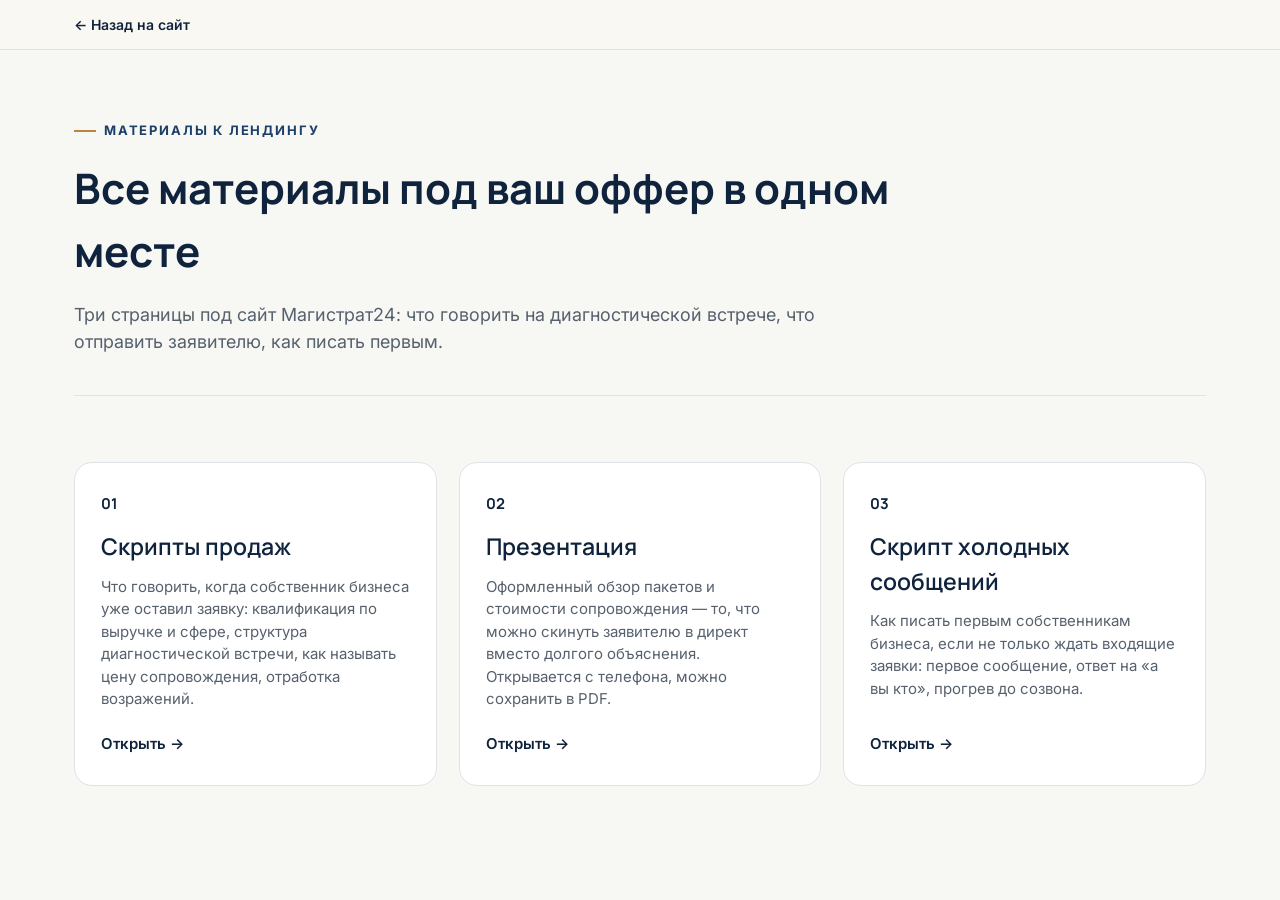
<file: materials.html>
<!DOCTYPE html>
<html lang="ru">
<head>
<meta charset="UTF-8">
<meta name="viewport" content="width=device-width, initial-scale=1.0">
<title>Материалы — Магистрат24</title>
<meta name="robots" content="noindex">
<link rel="preconnect" href="https://fonts.googleapis.com">
<link rel="preconnect" href="https://fonts.gstatic.com" crossorigin>
<link href="https://fonts.googleapis.com/css2?family=Manrope:wght@600;700;800&family=Inter:wght@400;500;600;700;800&display=swap" rel="stylesheet">
<link rel="stylesheet" href="styles.css">
<link rel="stylesheet" href="materials.css">
</head>
<body>

<div class="doc-bar">
  <div class="doc-bar__inner">
    <a href="index.html" class="doc-bar__back">← <span>Назад на сайт</span></a>
  </div>
</div>

<div class="container">
  <section class="doc-hero">
    <p class="eyebrow">Материалы к лендингу</p>
    <h1>Все материалы под ваш оффер в одном месте</h1>
    <p class="doc-hero__lead">Три страницы под сайт Магистрат24: что говорить на диагностической встрече, что отправить заявителю, как писать первым.</p>
  </section>

  <section class="doc-section">
    <div class="hub-grid">
      <div class="hub-card">
        <span class="hub-card__num">01</span>
        <h3 class="hub-card__title">Скрипты продаж</h3>
        <p class="hub-card__lead">Что говорить, когда собственник бизнеса уже оставил заявку: квалификация по выручке и сфере, структура диагностической встречи, как называть цену сопровождения, отработка возражений.</p>
        <a href="scripts.html" class="hub-card__link">Открыть →</a>
      </div>
      <div class="hub-card">
        <span class="hub-card__num">02</span>
        <h3 class="hub-card__title">Презентация</h3>
        <p class="hub-card__lead">Оформленный обзор пакетов и стоимости сопровождения — то, что можно скинуть заявителю в директ вместо долгого объяснения. Открывается с телефона, можно сохранить в PDF.</p>
        <a href="presentation.html" class="hub-card__link">Открыть →</a>
      </div>
      <div class="hub-card">
        <span class="hub-card__num">03</span>
        <h3 class="hub-card__title">Скрипт холодных сообщений</h3>
        <p class="hub-card__lead">Как писать первым собственникам бизнеса, если не только ждать входящие заявки: первое сообщение, ответ на «а вы кто», прогрев до созвона.</p>
        <a href="outreach.html" class="hub-card__link">Открыть →</a>
      </div>
    </div>
  </section>
</div>
</body>
</html>
</file>
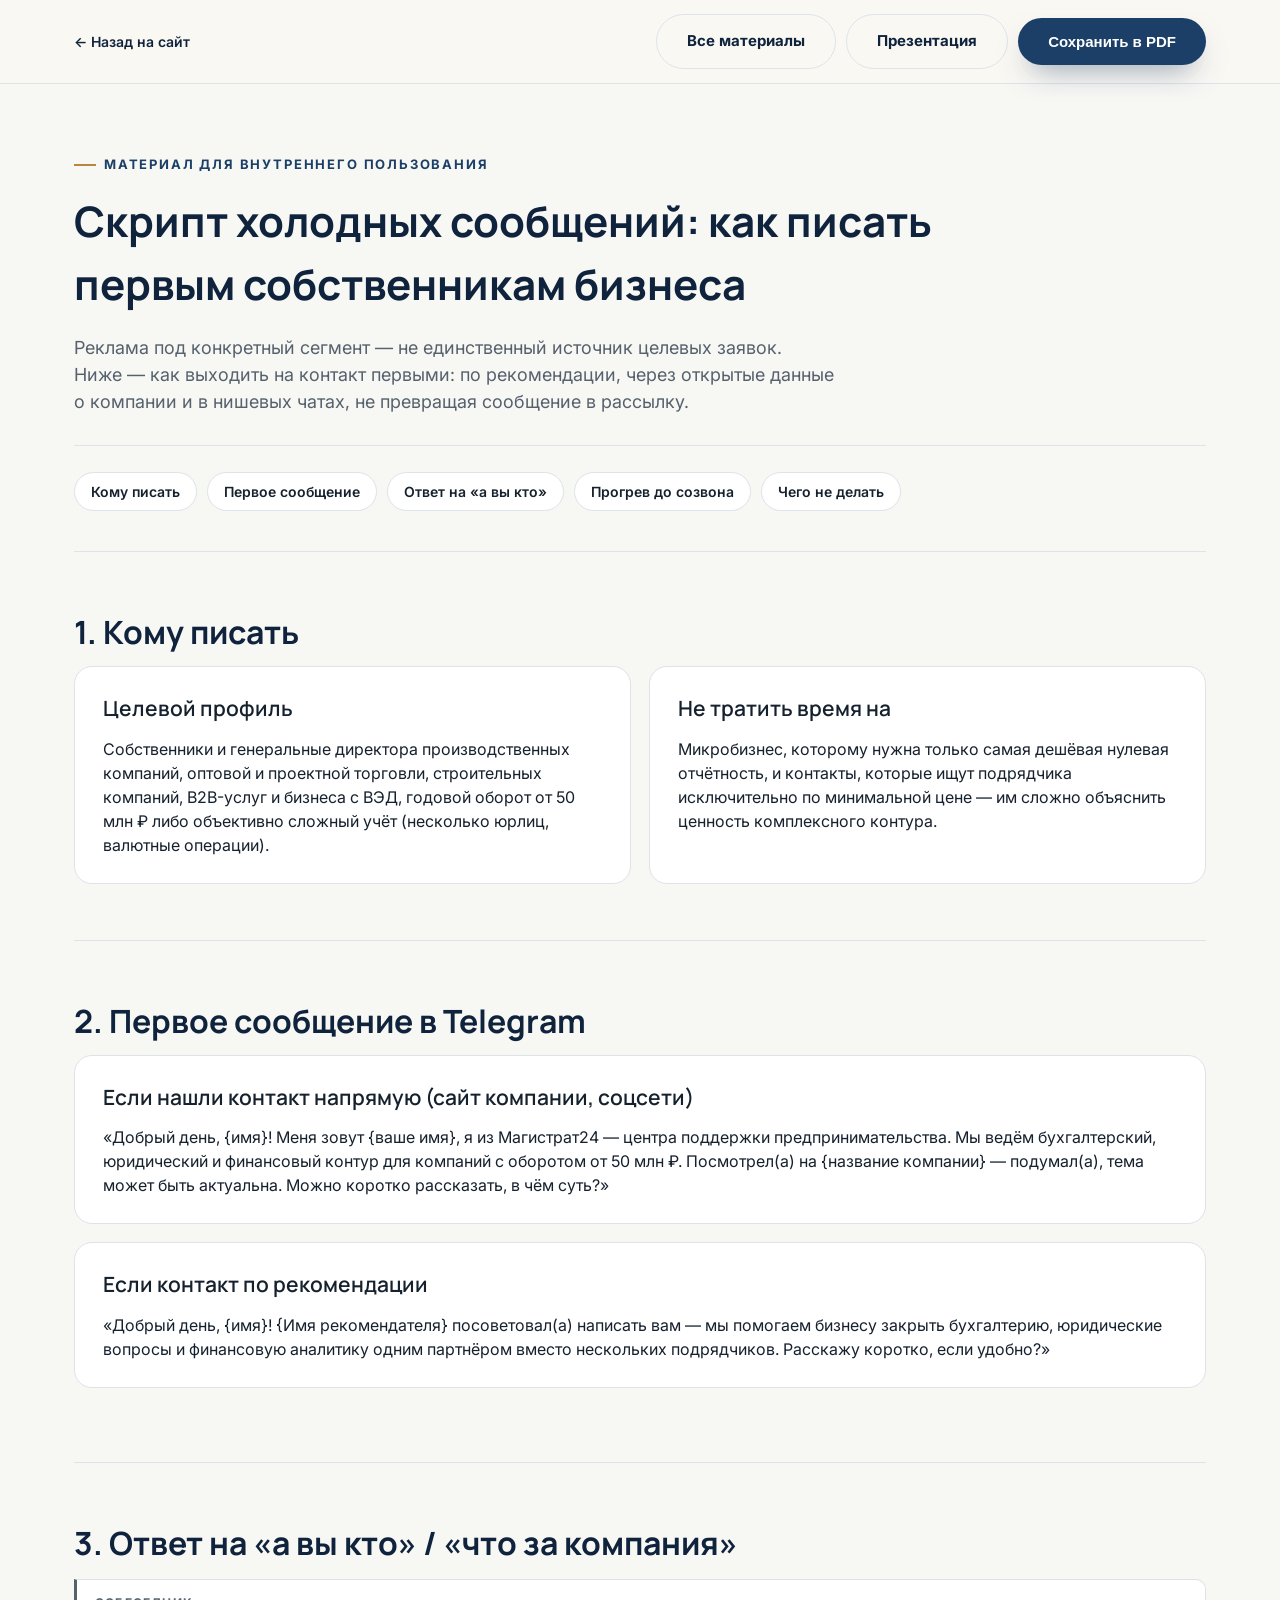
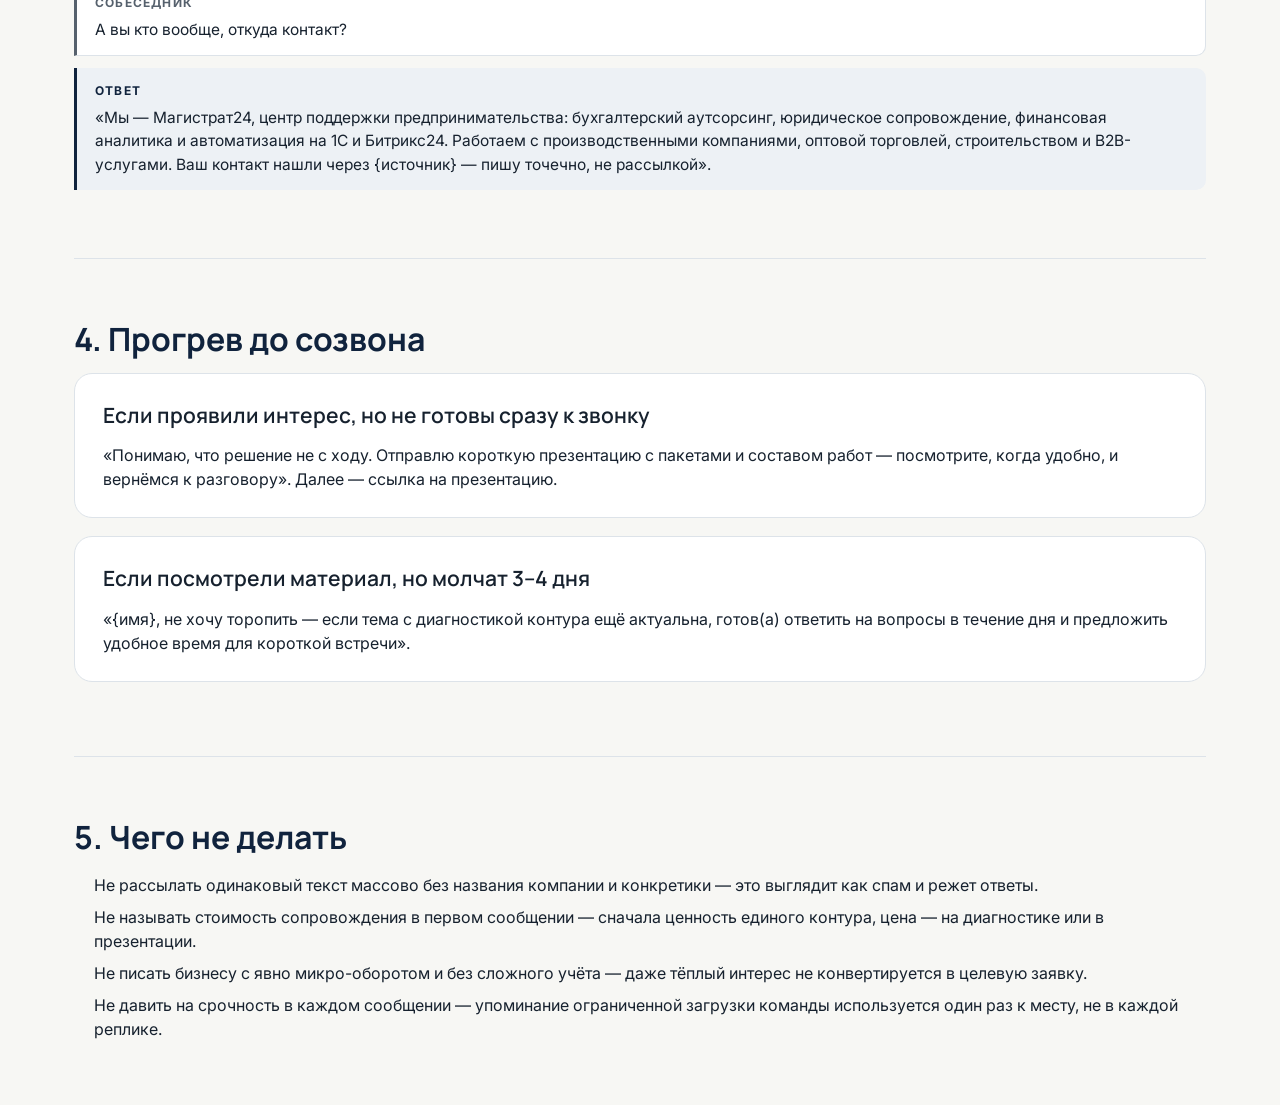
<file: outreach.html>
<!DOCTYPE html>
<html lang="ru">
<head>
<meta charset="UTF-8">
<meta name="viewport" content="width=device-width, initial-scale=1.0">
<title>Скрипт холодных сообщений — Магистрат24</title>
<meta name="description" content="Как писать первым собственникам бизнеса с оборотом от 50 млн ₽, если не только ждать входящие заявки на диагностику.">
<meta name="robots" content="noindex">
<link rel="preconnect" href="https://fonts.googleapis.com">
<link rel="preconnect" href="https://fonts.gstatic.com" crossorigin>
<link href="https://fonts.googleapis.com/css2?family=Inter:wght@400;500;600;700;800&family=Manrope:wght@600;700;800&display=swap" rel="stylesheet">
<link rel="stylesheet" href="styles.css">
<link rel="stylesheet" href="materials.css">
</head>
<body>

<div class="doc-bar">
  <div class="doc-bar__inner">
    <a href="index.html" class="doc-bar__back">← <span>Назад на сайт</span></a>
    <div class="doc-bar__actions">
      <a href="materials.html" class="btn btn--ghost">Все материалы</a>
      <a href="presentation.html" class="btn btn--ghost">Презентация</a>
      <button class="btn btn--primary" onclick="window.print()">Сохранить в PDF</button>
    </div>
  </div>
</div>

<div class="container">

  <section class="doc-hero">
    <p class="eyebrow">Материал для внутреннего пользования</p>
    <h1>Скрипт холодных сообщений: как писать первым собственникам бизнеса</h1>
    <p class="doc-hero__lead">Реклама под конкретный сегмент — не единственный источник целевых заявок. Ниже — как выходить на контакт первыми: по рекомендации, через открытые данные о компании и в нишевых чатах, не превращая сообщение в рассылку.</p>
    <nav class="toc">
      <a href="#who">Кому писать</a>
      <a href="#first">Первое сообщение</a>
      <a href="#who-are-you">Ответ на «а вы кто»</a>
      <a href="#warm">Прогрев до созвона</a>
      <a href="#stop">Чего не делать</a>
    </nav>
  </section>

  <section class="doc-section" id="who">
    <h2>1. Кому писать</h2>
    <div class="grid-2">
      <div class="card">
        <p class="card__title">Целевой профиль</p>
        <p>Собственники и генеральные директора производственных компаний, оптовой и проектной торговли, строительных компаний, B2B-услуг и бизнеса с ВЭД, годовой оборот от 50 млн ₽ либо объективно сложный учёт (несколько юрлиц, валютные операции).</p>
      </div>
      <div class="card">
        <p class="card__title">Не тратить время на</p>
        <p>Микробизнес, которому нужна только самая дешёвая нулевая отчётность, и контакты, которые ищут подрядчика исключительно по минимальной цене — им сложно объяснить ценность комплексного контура.</p>
      </div>
    </div>
  </section>

  <section class="doc-section" id="first">
    <h2>2. Первое сообщение в Telegram</h2>
    <div class="card">
      <p class="card__title">Если нашли контакт напрямую (сайт компании, соцсети)</p>
      <p>«Добрый день, {имя}! Меня зовут {ваше имя}, я из Магистрат24 — центра поддержки предпринимательства. Мы ведём бухгалтерский, юридический и финансовый контур для компаний с оборотом от 50 млн ₽. Посмотрел(а) на {название компании} — подумал(а), тема может быть актуальна. Можно коротко рассказать, в чём суть?»</p>
    </div>
    <div class="card">
      <p class="card__title">Если контакт по рекомендации</p>
      <p>«Добрый день, {имя}! {Имя рекомендателя} посоветовал(а) написать вам — мы помогаем бизнесу закрыть бухгалтерию, юридические вопросы и финансовую аналитику одним партнёром вместо нескольких подрядчиков. Расскажу коротко, если удобно?»</p>
    </div>
  </section>

  <section class="doc-section" id="who-are-you">
    <h2>3. Ответ на «а вы кто» / «что за компания»</h2>
    <div class="say say--client"><span class="say__who">Собеседник</span>А вы кто вообще, откуда контакт?</div>
    <div class="say"><span class="say__who">Ответ</span>«Мы — Магистрат24, центр поддержки предпринимательства: бухгалтерский аутсорсинг, юридическое сопровождение, финансовая аналитика и автоматизация на 1С и Битрикс24. Работаем с производственными компаниями, оптовой торговлей, строительством и B2B-услугами. Ваш контакт нашли через {источник} — пишу точечно, не рассылкой».</div>
  </section>

  <section class="doc-section" id="warm">
    <h2>4. Прогрев до созвона</h2>
    <div class="card">
      <p class="card__title">Если проявили интерес, но не готовы сразу к звонку</p>
      <p>«Понимаю, что решение не с ходу. Отправлю короткую презентацию с пакетами и составом работ — посмотрите, когда удобно, и вернёмся к разговору». Далее — ссылка на <a href="presentation.html">презентацию</a>.</p>
    </div>
    <div class="card">
      <p class="card__title">Если посмотрели материал, но молчат 3–4 дня</p>
      <p>«{имя}, не хочу торопить — если тема с диагностикой контура ещё актуальна, готов(а) ответить на вопросы в течение дня и предложить удобное время для короткой встречи».</p>
    </div>
  </section>

  <section class="doc-section" id="stop">
    <h2>5. Чего не делать</h2>
    <ul class="ul">
      <li>Не рассылать одинаковый текст массово без названия компании и конкретики — это выглядит как спам и режет ответы.</li>
      <li>Не называть стоимость сопровождения в первом сообщении — сначала ценность единого контура, цена — на диагностике или в презентации.</li>
      <li>Не писать бизнесу с явно микро-оборотом и без сложного учёта — даже тёплый интерес не конвертируется в целевую заявку.</li>
      <li>Не давить на срочность в каждом сообщении — упоминание ограниченной загрузки команды используется один раз к месту, не в каждой реплике.</li>
    </ul>
  </section>

</div>
</body>
</html>
</file>
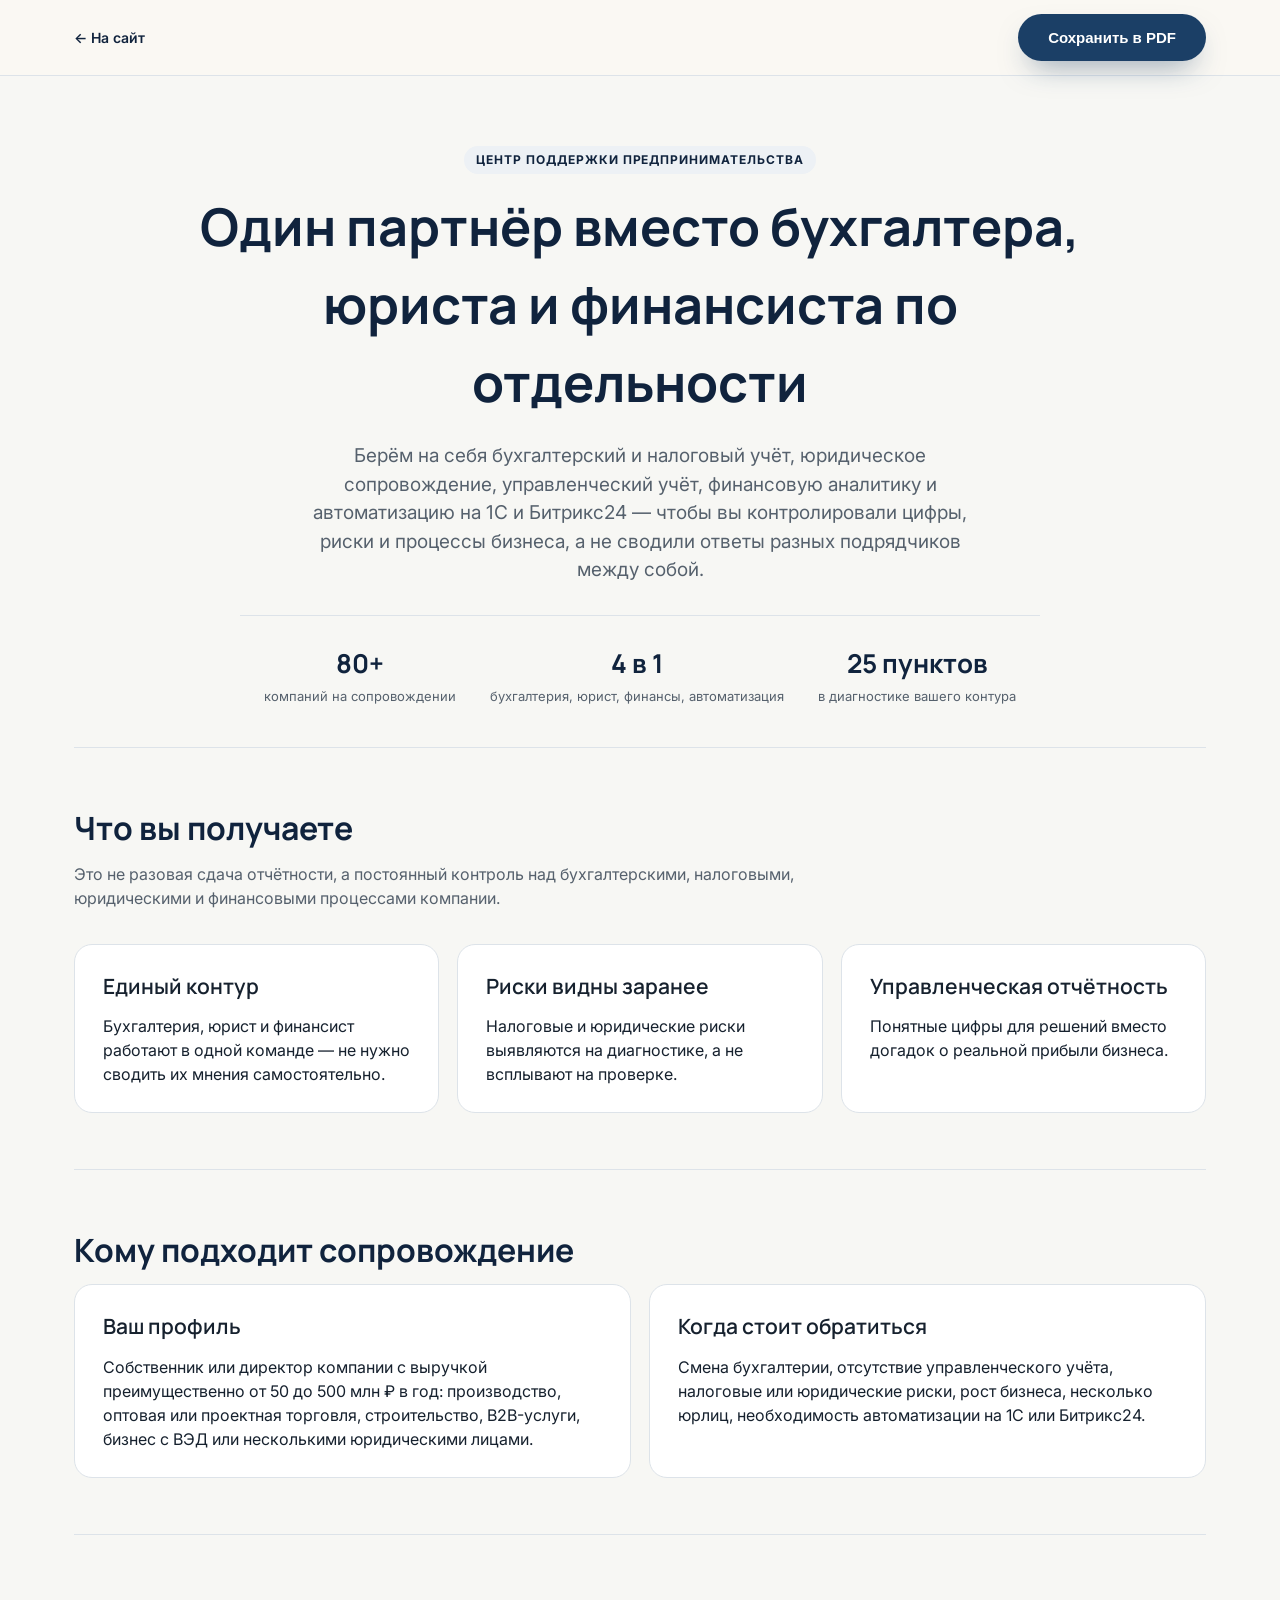
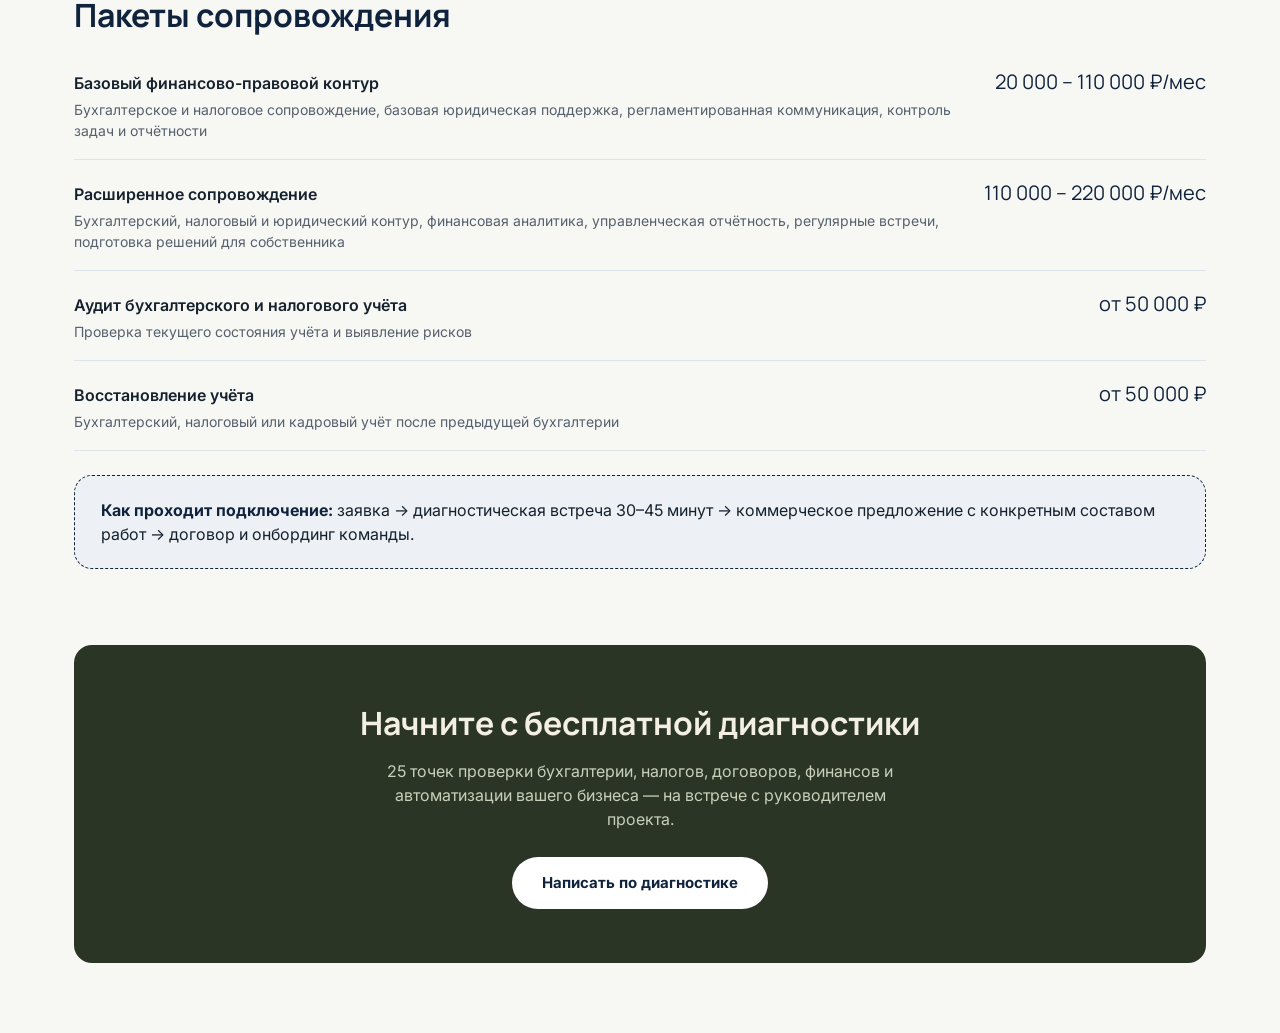
<file: presentation.html>
<!DOCTYPE html>
<html lang="ru">
<head>
<meta charset="UTF-8">
<meta name="viewport" content="width=device-width, initial-scale=1.0">
<title>Магистрат24 — внешний финансово-правовой штаб для вашего бизнеса</title>
<meta name="description" content="Бухгалтерия, юридическое сопровождение, финансовая аналитика и автоматизация в одном контуре. Пакеты, состав работ и стоимость сопровождения.">
<link rel="preconnect" href="https://fonts.googleapis.com">
<link rel="preconnect" href="https://fonts.gstatic.com" crossorigin>
<link href="https://fonts.googleapis.com/css2?family=Inter:wght@400;500;600;700;800&family=Manrope:wght@600;700;800&display=swap" rel="stylesheet">
<link rel="stylesheet" href="styles.css">
<link rel="stylesheet" href="materials.css">
</head>
<body>

<div class="doc-bar">
  <div class="doc-bar__inner">
    <a href="index.html" class="doc-bar__back">← <span>На сайт</span></a>
    <div class="doc-bar__actions">
      <button class="btn btn--primary" onclick="window.print()">Сохранить в PDF</button>
    </div>
  </div>
</div>

<div class="container">

  <section class="pitch">
    <p class="tag eyebrow--center">Центр поддержки предпринимательства</p>
    <h1>Один партнёр вместо бухгалтера, юриста и финансиста по отдельности</h1>
    <p class="pitch__lead">Берём на себя бухгалтерский и налоговый учёт, юридическое сопровождение, управленческий учёт, финансовую аналитику и автоматизацию на 1С и Битрикс24 — чтобы вы контролировали цифры, риски и процессы бизнеса, а не сводили ответы разных подрядчиков между собой.</p>
    <div class="pitch__meta">
      <div><b>80+</b><span>компаний на сопровождении</span></div>
      <div><b>4 в 1</b><span>бухгалтерия, юрист, финансы, автоматизация</span></div>
      <div><b>25 пунктов</b><span>в диагностике вашего контура</span></div>
    </div>
  </section>

  <section class="doc-section" id="why">
    <h2>Что вы получаете</h2>
    <p class="doc-section__lead">Это не разовая сдача отчётности, а постоянный контроль над бухгалтерскими, налоговыми, юридическими и финансовыми процессами компании.</p>
    <div class="grid-3">
      <div class="card"><p class="card__title">Единый контур</p><p>Бухгалтерия, юрист и финансист работают в одной команде — не нужно сводить их мнения самостоятельно.</p></div>
      <div class="card"><p class="card__title">Риски видны заранее</p><p>Налоговые и юридические риски выявляются на диагностике, а не всплывают на проверке.</p></div>
      <div class="card"><p class="card__title">Управленческая отчётность</p><p>Понятные цифры для решений вместо догадок о реальной прибыли бизнеса.</p></div>
    </div>
  </section>

  <section class="doc-section" id="who">
    <h2>Кому подходит сопровождение</h2>
    <div class="grid-2">
      <div class="card"><p class="card__title">Ваш профиль</p><p>Собственник или директор компании с выручкой преимущественно от 50 до 500 млн ₽ в год: производство, оптовая или проектная торговля, строительство, B2B-услуги, бизнес с ВЭД или несколькими юридическими лицами.</p></div>
      <div class="card"><p class="card__title">Когда стоит обратиться</p><p>Смена бухгалтерии, отсутствие управленческого учёта, налоговые или юридические риски, рост бизнеса, несколько юрлиц, необходимость автоматизации на 1С или Битрикс24.</p></div>
    </div>
  </section>

  <section class="doc-section" id="offer">
    <h2>Пакеты сопровождения</h2>
    <div class="offer">
      <div><span class="offer__name">Базовый финансово-правовой контур</span><span class="offer__desc">Бухгалтерское и налоговое сопровождение, базовая юридическая поддержка, регламентированная коммуникация, контроль задач и отчётности</span></div>
      <span class="offer__price">20 000 – 110 000 ₽/мес</span>
    </div>
    <div class="offer">
      <div><span class="offer__name">Расширенное сопровождение</span><span class="offer__desc">Бухгалтерский, налоговый и юридический контур, финансовая аналитика, управленческая отчётность, регулярные встречи, подготовка решений для собственника</span></div>
      <span class="offer__price">110 000 – 220 000 ₽/мес</span>
    </div>
    <div class="offer">
      <div><span class="offer__name">Аудит бухгалтерского и налогового учёта</span><span class="offer__desc">Проверка текущего состояния учёта и выявление рисков</span></div>
      <span class="offer__price">от 50 000 ₽</span>
    </div>
    <div class="offer">
      <div><span class="offer__name">Восстановление учёта</span><span class="offer__desc">Бухгалтерский, налоговый или кадровый учёт после предыдущей бухгалтерии</span></div>
      <span class="offer__price">от 50 000 ₽</span>
    </div>
    <div class="tip"><strong>Как проходит подключение:</strong> заявка → диагностическая встреча 30–45 минут → коммерческое предложение с конкретным составом работ → договор и онбординг команды.</div>
  </section>

  <section class="cta-final">
    <h2>Начните с бесплатной диагностики</h2>
    <p>25 точек проверки бухгалтерии, налогов, договоров, финансов и автоматизации вашего бизнеса — на встрече с руководителем проекта.</p>
    <a href="https://t.me/igor_savin_magistrat24" target="_blank" rel="noopener" class="btn btn--light">Написать по диагностике</a>
  </section>

</div>
</body>
</html>
</file>
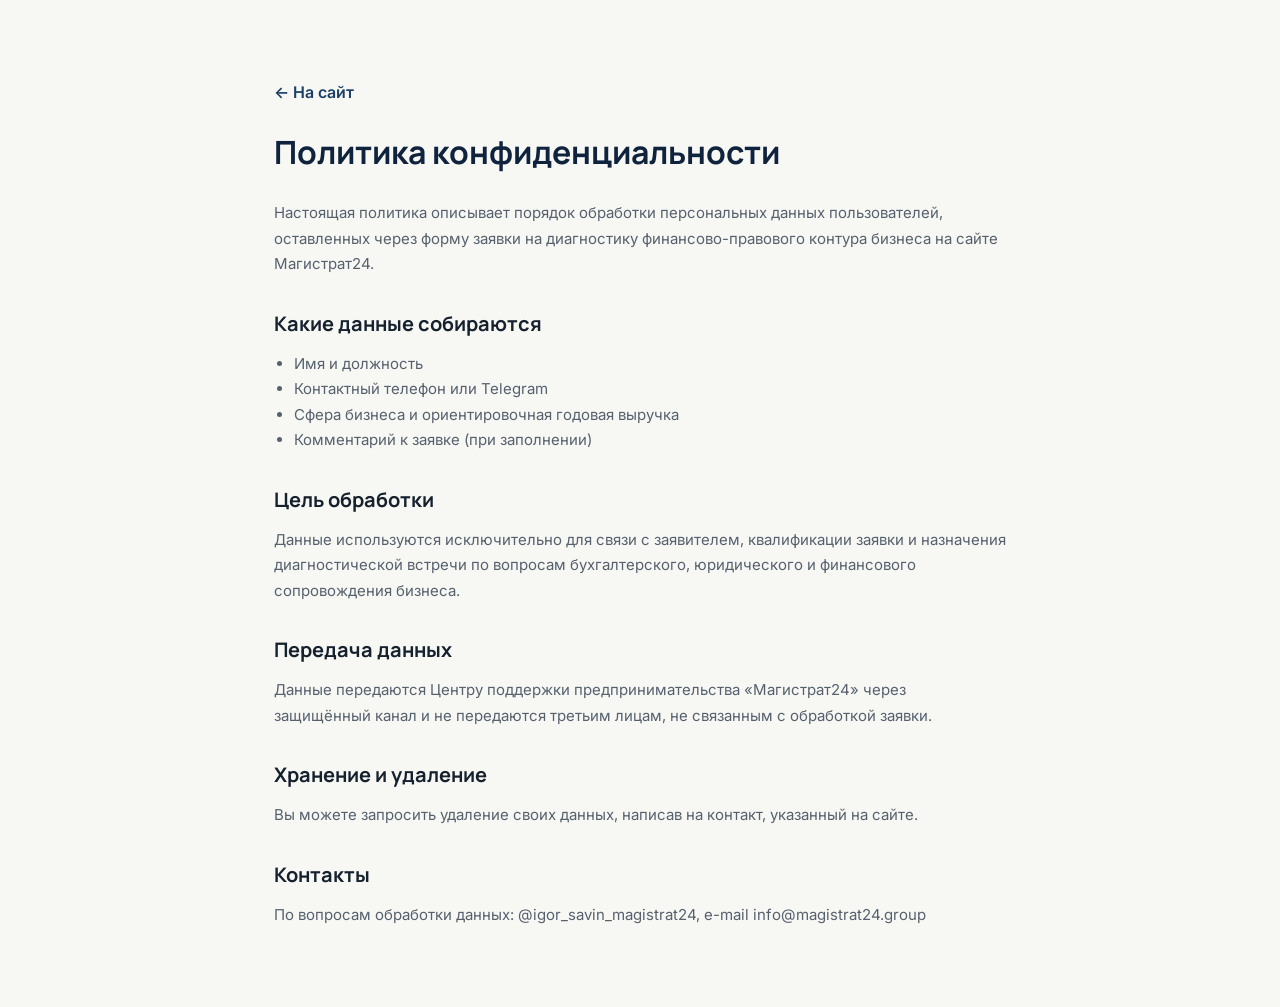
<file: privacy.html>
<!DOCTYPE html>
<html lang="ru">
<head>
<meta charset="UTF-8">
<meta name="viewport" content="width=device-width, initial-scale=1.0">
<title>Политика конфиденциальности — Магистрат24</title>
<link rel="preconnect" href="https://fonts.googleapis.com">
<link rel="preconnect" href="https://fonts.gstatic.com" crossorigin>
<link href="https://fonts.googleapis.com/css2?family=Inter:wght@400;500;600;700;800&family=Manrope:wght@600;700;800&display=swap" rel="stylesheet">
<link rel="stylesheet" href="styles.css">
<style>
  .doc { max-width: 780px; margin: 0 auto; padding: 80px 24px; }
  .doc h1 { font-size: 32px; margin-bottom: 24px; }
  .doc h2 { font-size: 20px; margin: 32px 0 12px; color: var(--ink); }
  .doc p, .doc li { color: var(--ink-soft); font-size: 15px; line-height: 1.7; }
  .doc ul { padding-left: 20px; list-style: disc; }
  .doc a.back { display: inline-block; margin-bottom: 24px; color: var(--accent); font-weight: 600; }
</style>
</head>
<body>
<main class="doc">
  <a href="index.html" class="back">← На сайт</a>
  <h1>Политика конфиденциальности</h1>
  <p>Настоящая политика описывает порядок обработки персональных данных пользователей, оставленных через форму заявки на диагностику финансово-правового контура бизнеса на сайте Магистрат24.</p>

  <h2>Какие данные собираются</h2>
  <ul>
    <li>Имя и должность</li>
    <li>Контактный телефон или Telegram</li>
    <li>Сфера бизнеса и ориентировочная годовая выручка</li>
    <li>Комментарий к заявке (при заполнении)</li>
  </ul>

  <h2>Цель обработки</h2>
  <p>Данные используются исключительно для связи с заявителем, квалификации заявки и назначения диагностической встречи по вопросам бухгалтерского, юридического и финансового сопровождения бизнеса.</p>

  <h2>Передача данных</h2>
  <p>Данные передаются Центру поддержки предпринимательства «Магистрат24» через защищённый канал и не передаются третьим лицам, не связанным с обработкой заявки.</p>

  <h2>Хранение и удаление</h2>
  <p>Вы можете запросить удаление своих данных, написав на контакт, указанный на сайте.</p>

  <h2>Контакты</h2>
  <p>По вопросам обработки данных: <a href="https://t.me/igor_savin_magistrat24" target="_blank" rel="noopener">@igor_savin_magistrat24</a>, e-mail info@magistrat24.group</p>
</main>
</body>
</html>
</file>
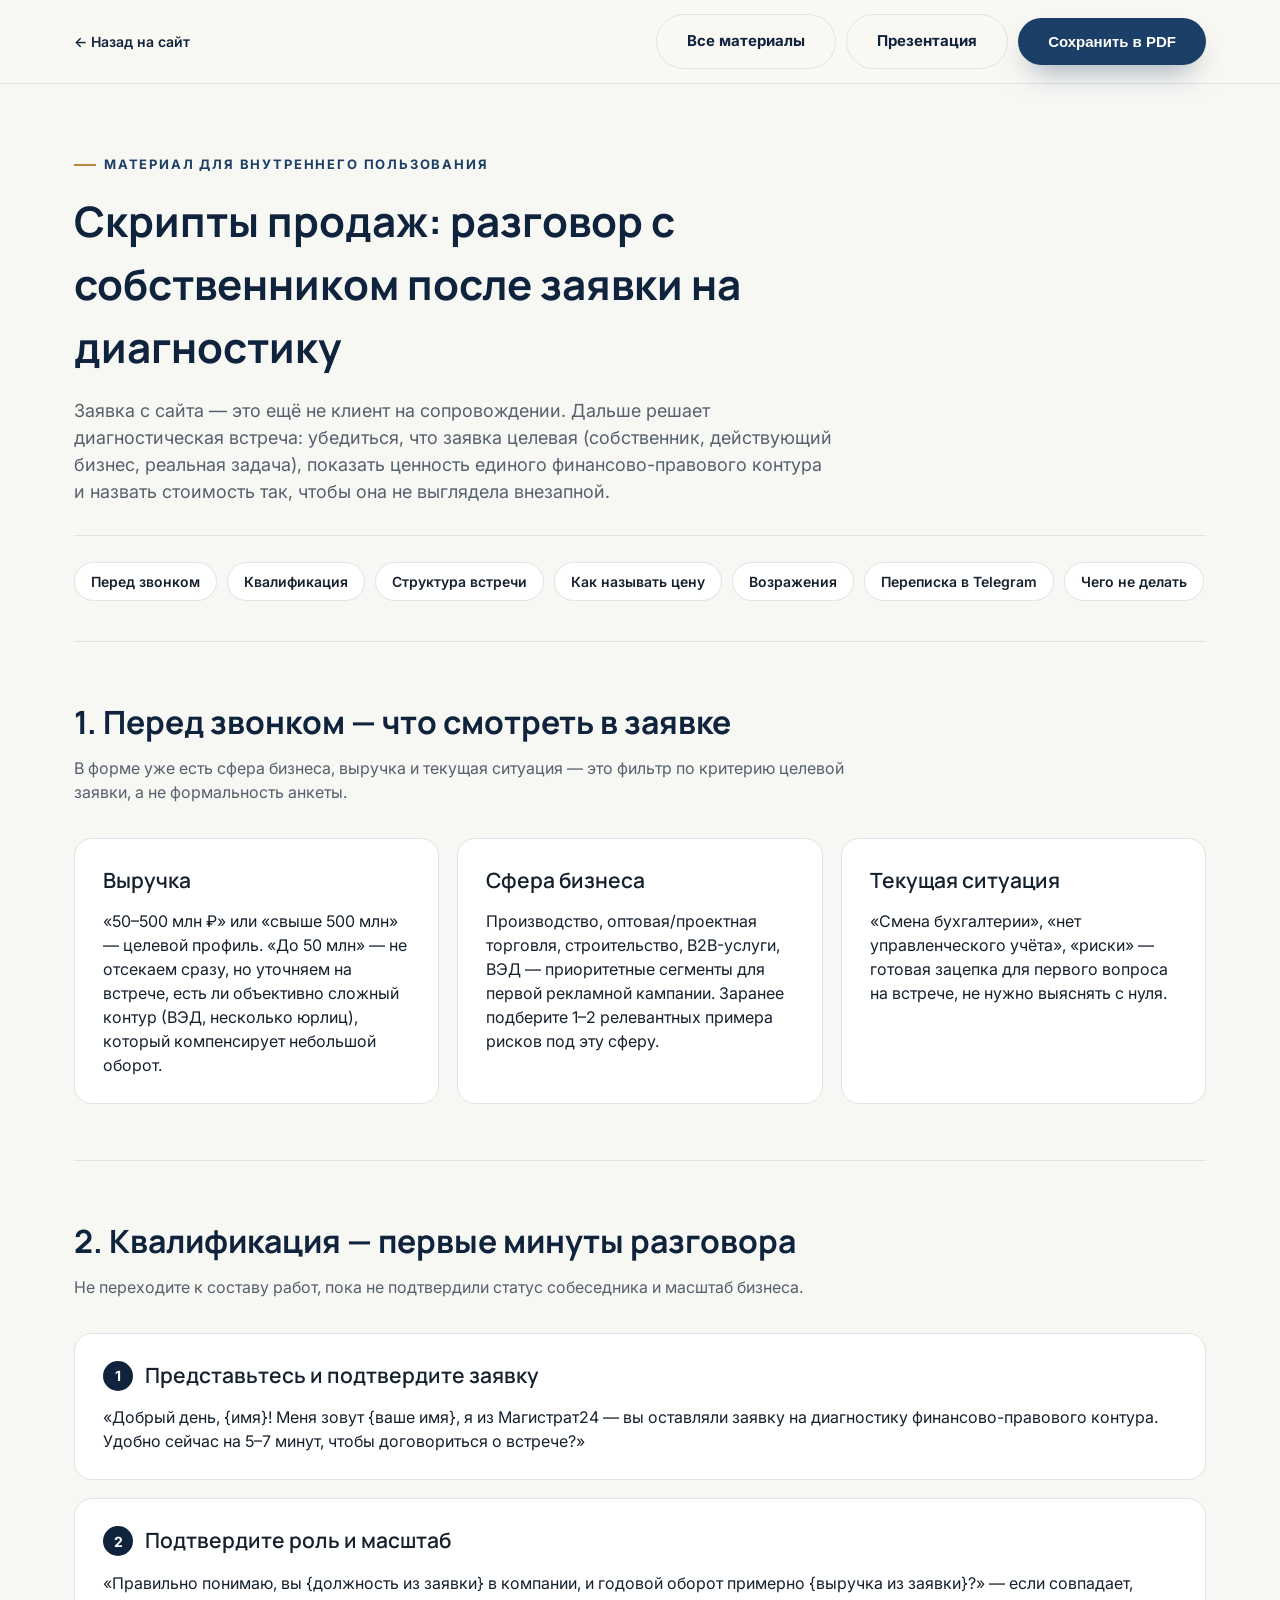
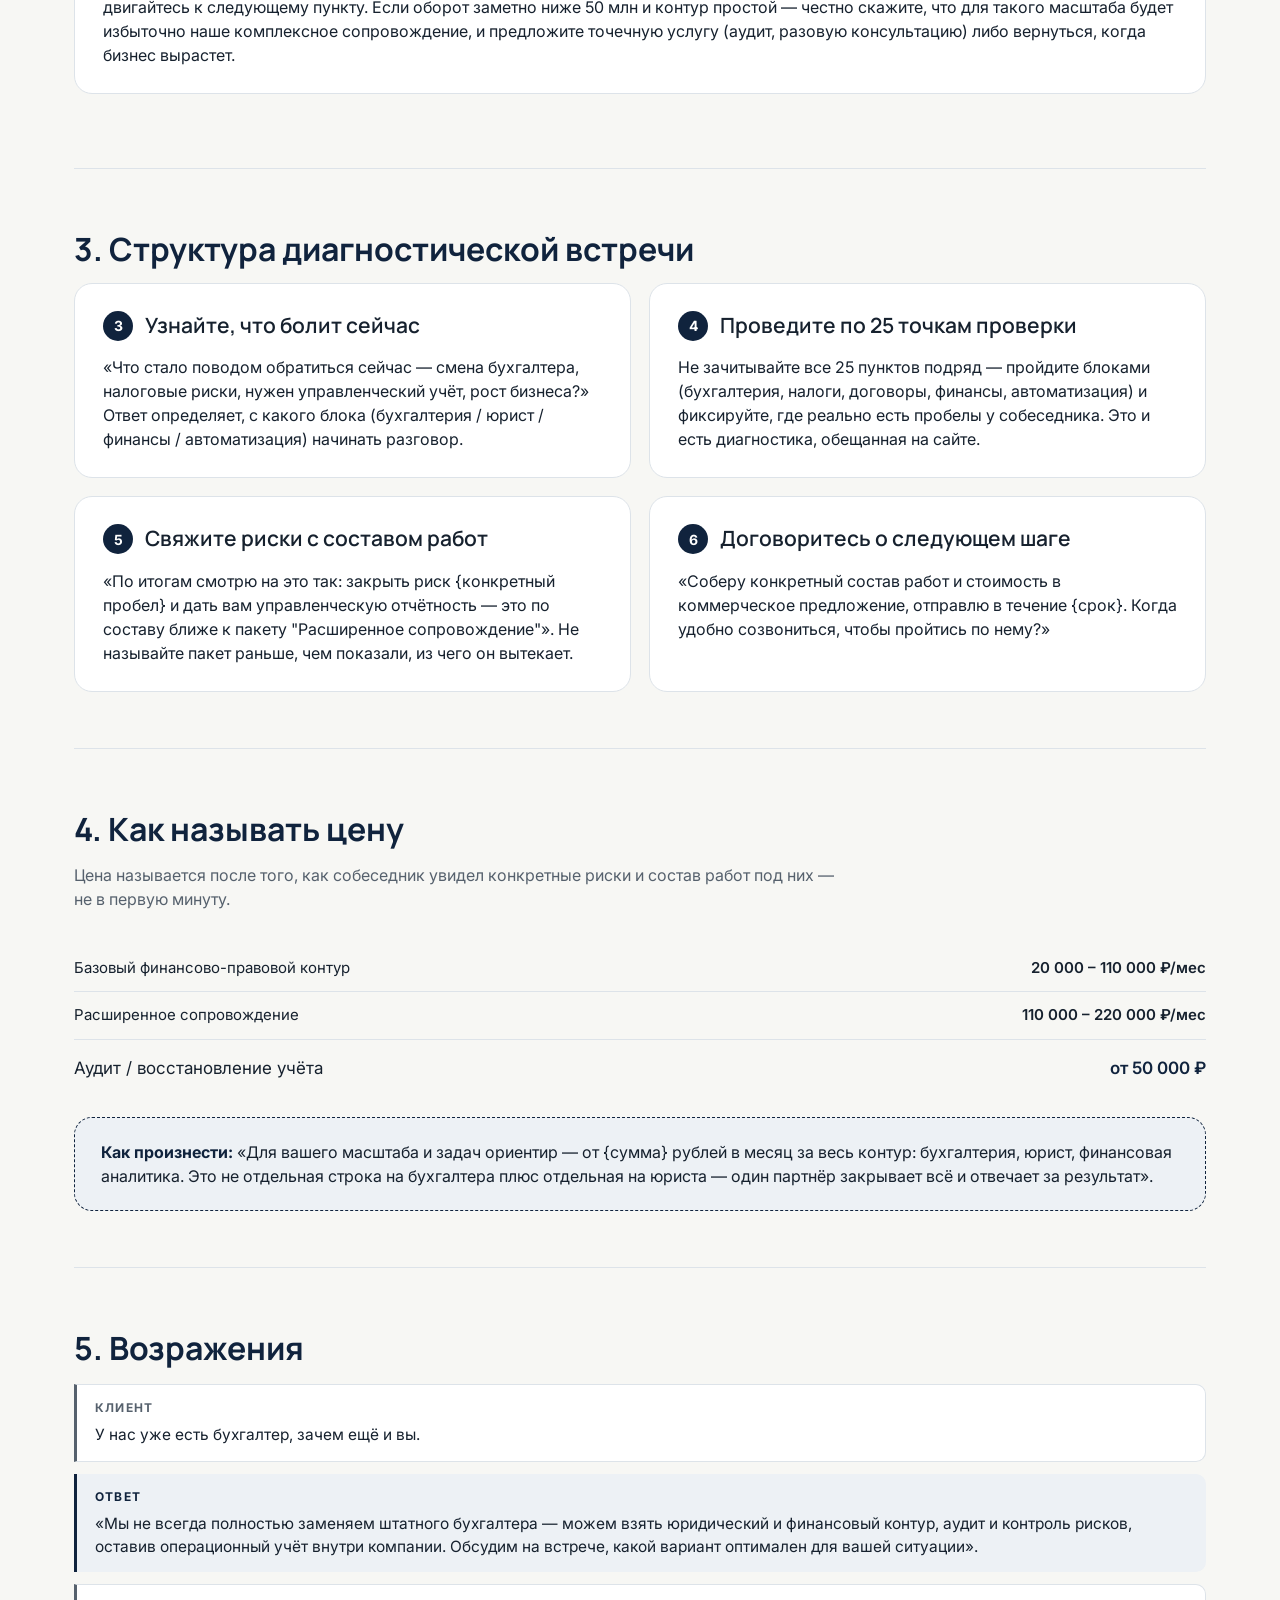
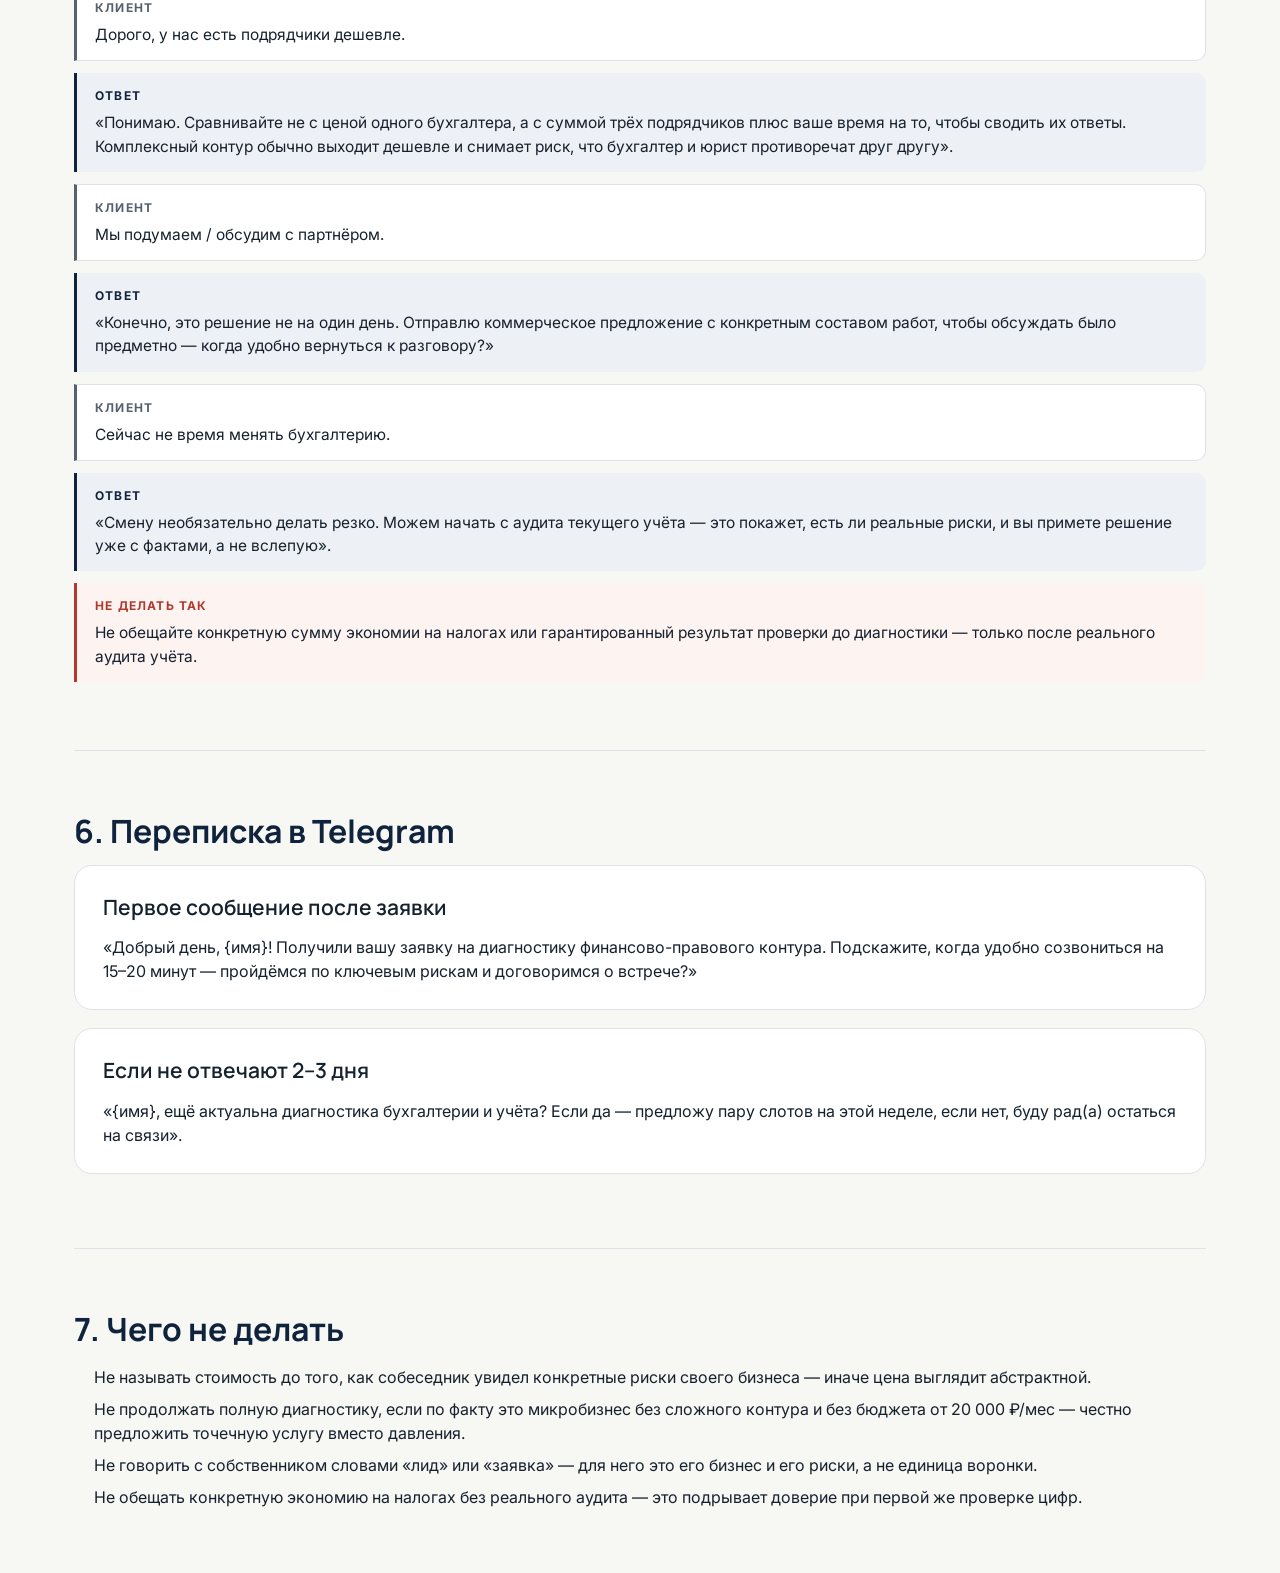
<file: scripts.html>
<!DOCTYPE html>
<html lang="ru">
<head>
<meta charset="UTF-8">
<meta name="viewport" content="width=device-width, initial-scale=1.0">
<title>Скрипты продаж — Магистрат24</title>
<meta name="description" content="Разговор с собственником бизнеса после заявки на диагностику: квалификация, структура звонка, как называть цену сопровождения, возражения.">
<meta name="robots" content="noindex">
<link rel="preconnect" href="https://fonts.googleapis.com">
<link rel="preconnect" href="https://fonts.gstatic.com" crossorigin>
<link href="https://fonts.googleapis.com/css2?family=Inter:wght@400;500;600;700;800&family=Manrope:wght@600;700;800&display=swap" rel="stylesheet">
<link rel="stylesheet" href="styles.css">
<link rel="stylesheet" href="materials.css">
</head>
<body>

<div class="doc-bar">
  <div class="doc-bar__inner">
    <a href="index.html" class="doc-bar__back">← <span>Назад на сайт</span></a>
    <div class="doc-bar__actions">
      <a href="materials.html" class="btn btn--ghost">Все материалы</a>
      <a href="presentation.html" class="btn btn--ghost">Презентация</a>
      <button class="btn btn--primary" onclick="window.print()">Сохранить в PDF</button>
    </div>
  </div>
</div>

<div class="container">

  <section class="doc-hero">
    <p class="eyebrow">Материал для внутреннего пользования</p>
    <h1>Скрипты продаж: разговор с собственником после заявки на диагностику</h1>
    <p class="doc-hero__lead">Заявка с сайта — это ещё не клиент на сопровождении. Дальше решает диагностическая встреча: убедиться, что заявка целевая (собственник, действующий бизнес, реальная задача), показать ценность единого финансово-правового контура и назвать стоимость так, чтобы она не выглядела внезапной.</p>
    <nav class="toc">
      <a href="#prep">Перед звонком</a>
      <a href="#qualify">Квалификация</a>
      <a href="#call">Структура встречи</a>
      <a href="#price">Как называть цену</a>
      <a href="#objections">Возражения</a>
      <a href="#chat">Переписка в Telegram</a>
      <a href="#stop">Чего не делать</a>
    </nav>
  </section>

  <section class="doc-section" id="prep">
    <h2>1. Перед звонком — что смотреть в заявке</h2>
    <p class="doc-section__lead">В форме уже есть сфера бизнеса, выручка и текущая ситуация — это фильтр по критерию целевой заявки, а не формальность анкеты.</p>
    <div class="grid-3">
      <div class="card">
        <p class="card__title">Выручка</p>
        <p>«50–500 млн ₽» или «свыше 500 млн» — целевой профиль. «До 50 млн» — не отсекаем сразу, но уточняем на встрече, есть ли объективно сложный контур (ВЭД, несколько юрлиц), который компенсирует небольшой оборот.</p>
      </div>
      <div class="card">
        <p class="card__title">Сфера бизнеса</p>
        <p>Производство, оптовая/проектная торговля, строительство, B2B-услуги, ВЭД — приоритетные сегменты для первой рекламной кампании. Заранее подберите 1–2 релевантных примера рисков под эту сферу.</p>
      </div>
      <div class="card">
        <p class="card__title">Текущая ситуация</p>
        <p>«Смена бухгалтерии», «нет управленческого учёта», «риски» — готовая зацепка для первого вопроса на встрече, не нужно выяснять с нуля.</p>
      </div>
    </div>
  </section>

  <section class="doc-section" id="qualify">
    <h2>2. Квалификация — первые минуты разговора</h2>
    <p class="doc-section__lead">Не переходите к составу работ, пока не подтвердили статус собеседника и масштаб бизнеса.</p>
    <div class="card">
      <div class="card__head"><span class="card__step">1</span><p class="card__title">Представьтесь и подтвердите заявку</p></div>
      <p>«Добрый день, {имя}! Меня зовут {ваше имя}, я из Магистрат24 — вы оставляли заявку на диагностику финансово-правового контура. Удобно сейчас на 5–7 минут, чтобы договориться о встрече?»</p>
    </div>
    <div class="card">
      <div class="card__head"><span class="card__step">2</span><p class="card__title">Подтвердите роль и масштаб</p></div>
      <p>«Правильно понимаю, вы {должность из заявки} в компании, и годовой оборот примерно {выручка из заявки}?» — если совпадает, двигайтесь к следующему пункту. Если оборот заметно ниже 50 млн и контур простой — честно скажите, что для такого масштаба будет избыточно наше комплексное сопровождение, и предложите точечную услугу (аудит, разовую консультацию) либо вернуться, когда бизнес вырастет.</p>
    </div>
  </section>

  <section class="doc-section" id="call">
    <h2>3. Структура диагностической встречи</h2>
    <div class="grid-2">
      <div class="card">
        <div class="card__head"><span class="card__step">3</span><p class="card__title">Узнайте, что болит сейчас</p></div>
        <p>«Что стало поводом обратиться сейчас — смена бухгалтера, налоговые риски, нужен управленческий учёт, рост бизнеса?» Ответ определяет, с какого блока (бухгалтерия / юрист / финансы / автоматизация) начинать разговор.</p>
      </div>
      <div class="card">
        <div class="card__head"><span class="card__step">4</span><p class="card__title">Проведите по 25 точкам проверки</p></div>
        <p>Не зачитывайте все 25 пунктов подряд — пройдите блоками (бухгалтерия, налоги, договоры, финансы, автоматизация) и фиксируйте, где реально есть пробелы у собеседника. Это и есть диагностика, обещанная на сайте.</p>
      </div>
      <div class="card">
        <div class="card__head"><span class="card__step">5</span><p class="card__title">Свяжите риски с составом работ</p></div>
        <p>«По итогам смотрю на это так: закрыть риск {конкретный пробел} и дать вам управленческую отчётность — это по составу ближе к пакету "Расширенное сопровождение"». Не называйте пакет раньше, чем показали, из чего он вытекает.</p>
      </div>
      <div class="card">
        <div class="card__head"><span class="card__step">6</span><p class="card__title">Договоритесь о следующем шаге</p></div>
        <p>«Соберу конкретный состав работ и стоимость в коммерческое предложение, отправлю в течение {срок}. Когда удобно созвониться, чтобы пройтись по нему?»</p>
      </div>
    </div>
  </section>

  <section class="doc-section" id="price">
    <h2>4. Как называть цену</h2>
    <p class="doc-section__lead">Цена называется после того, как собеседник увидел конкретные риски и состав работ под них — не в первую минуту.</p>
    <table class="calc">
      <tr><td>Базовый финансово-правовой контур</td><td>20 000 – 110 000 ₽/мес</td></tr>
      <tr><td>Расширенное сопровождение</td><td>110 000 – 220 000 ₽/мес</td></tr>
      <tr><td>Аудит / восстановление учёта</td><td>от 50 000 ₽</td></tr>
    </table>
    <div class="tip">
      <strong>Как произнести:</strong> «Для вашего масштаба и задач ориентир — от {сумма} рублей в месяц за весь контур: бухгалтерия, юрист, финансовая аналитика. Это не отдельная строка на бухгалтера плюс отдельная на юриста — один партнёр закрывает всё и отвечает за результат».
    </div>
  </section>

  <section class="doc-section" id="objections">
    <h2>5. Возражения</h2>
    <div class="say say--client"><span class="say__who">Клиент</span>У нас уже есть бухгалтер, зачем ещё и вы.</div>
    <div class="say"><span class="say__who">Ответ</span>«Мы не всегда полностью заменяем штатного бухгалтера — можем взять юридический и финансовый контур, аудит и контроль рисков, оставив операционный учёт внутри компании. Обсудим на встрече, какой вариант оптимален для вашей ситуации».</div>

    <div class="say say--client"><span class="say__who">Клиент</span>Дорого, у нас есть подрядчики дешевле.</div>
    <div class="say"><span class="say__who">Ответ</span>«Понимаю. Сравнивайте не с ценой одного бухгалтера, а с суммой трёх подрядчиков плюс ваше время на то, чтобы сводить их ответы. Комплексный контур обычно выходит дешевле и снимает риск, что бухгалтер и юрист противоречат друг другу».</div>

    <div class="say say--client"><span class="say__who">Клиент</span>Мы подумаем / обсудим с партнёром.</div>
    <div class="say"><span class="say__who">Ответ</span>«Конечно, это решение не на один день. Отправлю коммерческое предложение с конкретным составом работ, чтобы обсуждать было предметно — когда удобно вернуться к разговору?»</div>

    <div class="say say--client"><span class="say__who">Клиент</span>Сейчас не время менять бухгалтерию.</div>
    <div class="say"><span class="say__who">Ответ</span>«Смену необязательно делать резко. Можем начать с аудита текущего учёта — это покажет, есть ли реальные риски, и вы примете решение уже с фактами, а не вслепую».</div>

    <div class="say say--stop"><span class="say__who">Не делать так</span>Не обещайте конкретную сумму экономии на налогах или гарантированный результат проверки до диагностики — только после реального аудита учёта.</div>
  </section>

  <section class="doc-section" id="chat">
    <h2>6. Переписка в Telegram</h2>
    <div class="card">
      <p class="card__title">Первое сообщение после заявки</p>
      <p>«Добрый день, {имя}! Получили вашу заявку на диагностику финансово-правового контура. Подскажите, когда удобно созвониться на 15–20 минут — пройдёмся по ключевым рискам и договоримся о встрече?»</p>
    </div>
    <div class="card">
      <p class="card__title">Если не отвечают 2–3 дня</p>
      <p>«{имя}, ещё актуальна диагностика бухгалтерии и учёта? Если да — предложу пару слотов на этой неделе, если нет, буду рад(а) остаться на связи».</p>
    </div>
  </section>

  <section class="doc-section" id="stop">
    <h2>7. Чего не делать</h2>
    <ul class="ul">
      <li>Не называть стоимость до того, как собеседник увидел конкретные риски своего бизнеса — иначе цена выглядит абстрактной.</li>
      <li>Не продолжать полную диагностику, если по факту это микробизнес без сложного контура и без бюджета от 20 000 ₽/мес — честно предложить точечную услугу вместо давления.</li>
      <li>Не говорить с собственником словами «лид» или «заявка» — для него это его бизнес и его риски, а не единица воронки.</li>
      <li>Не обещать конкретную экономию на налогах без реального аудита — это подрывает доверие при первой же проверке цифр.</li>
    </ul>
  </section>

</div>
</body>
</html>
</file>
<file: styles.css>
/* ===== Магистрат24 — финансово-правовой штаб для бизнеса ===== */
:root {
  --bg: #f7f7f4;
  --bg-alt: #edf1f5;
  --surface: #ffffff;
  --ink: #16212e;
  --ink-soft: #56616d;
  --accent: #1b3f66;
  --accent-dark: #10233d;
  --accent-soft: #e6edf5;
  --gold: #b8863f;
  --border: #dde3e9;
  --radius: 18px;
  --shadow: 0 20px 50px -25px rgba(16, 35, 61, 0.28);
  --ff-head: 'Manrope', sans-serif;
  --ff-body: 'Inter', sans-serif;
  /* aliases for materials.css */
  --clr-accent: var(--accent);
  --clr-accent-dark: var(--accent-dark);
  --clr-border: var(--border);
  --clr-ink-soft: var(--ink-soft);
  --clr-surface: var(--surface);
  --clr-bg-alt: var(--bg-alt);
  --font-head: var(--ff-head);
  --font-body: var(--ff-body);
}

* { box-sizing: border-box; }
html { scroll-behavior: smooth; }
body {
  margin: 0;
  background: var(--bg);
  color: var(--ink);
  font-family: var(--ff-body);
  line-height: 1.5;
  -webkit-font-smoothing: antialiased;
}
img { max-width: 100%; display: block; }
a { color: inherit; text-decoration: none; }
ul { list-style: none; margin: 0; padding: 0; }
h1, h2, h3, h4 { font-family: var(--ff-head); margin: 0; font-weight: 700; color: var(--accent-dark); }
p { margin: 0; }
.container { max-width: 1180px; margin: 0 auto; padding: 0 24px; }
.section { padding: 96px 0; }
.section--alt { background: var(--bg-alt); }
.eyebrow {
  display: inline-flex; align-items: center; gap: 8px;
  font-size: 13px; letter-spacing: 0.14em; text-transform: uppercase;
  color: var(--accent); font-weight: 700; margin-bottom: 16px;
}
.eyebrow::before { content: ''; width: 22px; height: 2px; background: var(--gold); }
.section__head { max-width: 720px; margin: 0 0 56px; }
.section__head h2 { font-size: clamp(28px, 3.4vw, 42px); line-height: 1.15; }
.section__head p { margin-top: 16px; color: var(--ink-soft); font-size: 17px; }
.btn {
  display: inline-flex; align-items: center; justify-content: center; gap: 8px;
  padding: 15px 30px; border-radius: 999px; font-weight: 700; font-size: 15px;
  cursor: pointer; border: none; transition: transform .2s ease, box-shadow .2s ease, background .2s ease;
  white-space: nowrap;
}
.btn--primary { background: var(--accent); color: #fff; box-shadow: 0 14px 30px -12px rgba(27,63,102,.55); }
.btn--primary:hover { background: var(--accent-dark); transform: translateY(-2px); }
.btn--ghost { background: transparent; color: var(--accent-dark); border: 1.5px solid var(--border); }
.btn--ghost:hover { border-color: var(--accent); color: var(--accent); }
.btn--light { background: #fff; color: var(--accent-dark); }
.btn--gold { background: var(--gold); color: #fff; box-shadow: 0 14px 30px -12px rgba(184,134,63,.55); }
.btn--gold:hover { background: #a3762f; transform: translateY(-2px); }

/* Header */
.header {
  position: sticky; top: 0; z-index: 100;
  background: rgba(247, 247, 244, 0.9); backdrop-filter: blur(10px);
  border-bottom: 1px solid transparent; transition: border-color .25s ease, box-shadow .25s ease;
}
.header.scrolled { border-color: var(--border); box-shadow: 0 8px 24px -20px rgba(0,0,0,.25); }
.header__inner { display: flex; align-items: center; justify-content: space-between; gap: 24px; min-width: 0; padding: 14px 24px; }
.logo { display: flex; align-items: center; gap: 10px; flex-shrink: 0; }
.logo__mark { width: 42px; height: 42px; flex-shrink: 0; }
.logo__img { height: 34px; width: auto; flex-shrink: 0; }
.logo__text { font-family: var(--ff-head); font-weight: 800; font-size: 19px; color: var(--accent-dark); line-height: 1.1; }
.logo__text span { display: block; font-family: var(--ff-body); font-size: 10px; font-weight: 600; letter-spacing: .14em; color: var(--gold); text-transform: uppercase; }
.nav { display: flex; align-items: center; gap: 26px; }
.nav a { font-size: 14.5px; font-weight: 500; color: var(--ink-soft); white-space: nowrap; transition: color .2s ease; }
.nav a:hover { color: var(--accent); }
.header__actions { display: flex; align-items: center; gap: 16px; flex-shrink: 0; }
.header__phone { font-weight: 700; font-size: 14.5px; color: var(--accent-dark); white-space: nowrap; }
.burger { display: none; flex-direction: column; gap: 4px; background: none; border: none; cursor: pointer; padding: 8px; }
.burger span { width: 22px; height: 2px; background: var(--ink); transition: transform .2s ease, opacity .2s ease; }
.burger.is-open span:nth-child(1) { transform: translateY(6px) rotate(45deg); }
.burger.is-open span:nth-child(2) { opacity: 0; }
.burger.is-open span:nth-child(3) { transform: translateY(-6px) rotate(-45deg); }

/* Hero */
.hero { padding: 72px 0 96px; overflow: hidden; position: relative; }
.hero__inner { display: grid; grid-template-columns: 1.1fr 0.9fr; gap: 56px; align-items: center; }
.hero__badge {
  display: inline-flex; align-items: center; gap: 8px; padding: 8px 16px;
  border-radius: 999px; background: var(--accent-soft); color: var(--accent-dark);
  font-size: 13.5px; font-weight: 700; margin-bottom: 22px;
}
.hero h1 { font-size: clamp(30px, 4.2vw, 50px); line-height: 1.14; }
.hero h1 em { font-style: normal; color: var(--accent); }
.hero__lead { margin-top: 22px; font-size: 18px; color: var(--ink-soft); max-width: 540px; }
.hero__cta { display: flex; gap: 16px; margin-top: 34px; flex-wrap: wrap; }
.hero__stats { display: flex; gap: 36px; margin-top: 48px; flex-wrap: wrap; }
.hero__stat b { display: block; font-family: var(--ff-head); font-size: 30px; color: var(--accent-dark); }
.hero__stat span { font-size: 13px; color: var(--ink-soft); }
.hero__card {
  background: var(--surface); border-radius: 24px; padding: 32px;
  box-shadow: var(--shadow); border: 1px solid var(--border);
}
.hero__card img { border-radius: 16px; width: 100%; height: 260px; object-fit: cover; }
.hero__card-meta { display: flex; justify-content: space-between; align-items: center; margin-top: 20px; }
.hero__card-meta b { font-family: var(--ff-head); font-size: 22px; color: var(--accent-dark); }
.hero__card-meta span { font-size: 13px; color: var(--ink-soft); }
.hero__card-list { margin-top: 18px; display: grid; gap: 10px; }
.hero__card-list li { display: flex; gap: 10px; font-size: 14px; color: var(--ink-soft); align-items: flex-start; }
.hero__card-list svg { flex-shrink: 0; margin-top: 2px; color: var(--accent); }

/* Anti-audience strip */
.audience { padding: 20px 0; background: var(--accent-dark); }
.audience__inner { display: flex; align-items: center; gap: 20px; flex-wrap: wrap; justify-content: center; text-align: center; }
.audience p { color: #dbe6f0; font-size: 14.5px; }
.audience b { color: #fff; }

/* Advantages grid */
.grid-4 { display: grid; grid-template-columns: repeat(4, 1fr); gap: 24px; }
.grid-3 { display: grid; grid-template-columns: repeat(3, 1fr); gap: 28px; }
.grid-2 { display: grid; grid-template-columns: repeat(2, 1fr); gap: 24px; }
.adv, .principle, .service {
  background: var(--surface); border: 1px solid var(--border); border-radius: var(--radius);
  padding: 28px; transition: transform .25s ease, box-shadow .25s ease;
}
.adv:hover, .service:hover { transform: translateY(-4px); box-shadow: var(--shadow); }
.adv__icon, .service__icon {
  width: 52px; height: 52px; border-radius: 14px; background: var(--accent-soft);
  display: flex; align-items: center; justify-content: center; color: var(--accent); margin-bottom: 18px;
}
.adv h3, .service h3 { font-size: 18px; margin-bottom: 10px; }
.adv p, .service p { color: var(--ink-soft); font-size: 14.5px; }

/* Services */
.service__price { display: block; margin-top: 14px; font-family: var(--ff-head); font-weight: 800; color: var(--gold); font-size: 16px; }

/* Lead magnet banner */
.magnet { background: var(--accent-dark); border-radius: 24px; padding: 44px 48px; display: flex; justify-content: space-between; align-items: center; gap: 32px; flex-wrap: wrap; }
.magnet__text h3 { color: #fff; font-size: 24px; margin-bottom: 10px; }
.magnet__text p { color: #cfdbea; font-size: 15px; max-width: 520px; }
.magnet__badge { display: inline-flex; align-items: center; gap: 8px; padding: 7px 14px; border-radius: 999px; background: rgba(184,134,63,.2); color: var(--gold); font-size: 12.5px; font-weight: 700; margin-bottom: 14px; }

/* Price table */
.price-table { width: 100%; border-collapse: collapse; background: var(--surface); border-radius: var(--radius); overflow: hidden; border: 1px solid var(--border); }
.price-table th, .price-table td { padding: 18px 24px; text-align: left; font-size: 15px; }
.price-table thead th { background: var(--accent-dark); color: #fff; font-family: var(--ff-head); font-weight: 700; font-size: 13.5px; text-transform: uppercase; letter-spacing: .06em; }
.price-table tbody tr:not(:last-child) td { border-bottom: 1px solid var(--border); }
.price-table tbody tr:nth-child(even) { background: var(--bg-alt); }
.price-table td:last-child { text-align: right; font-weight: 700; color: var(--accent-dark); white-space: nowrap; }
.price-table td:first-child { font-weight: 600; }
.price-table__note { margin-top: 18px; font-size: 13.5px; color: var(--ink-soft); }

/* Process steps */
.steps { display: grid; grid-template-columns: repeat(5, 1fr); gap: 20px; }
.step { text-align: center; }
.step__num {
  width: 54px; height: 54px; border-radius: 50%; background: var(--accent);
  color: #fff; display: flex; align-items: center; justify-content: center;
  font-family: var(--ff-head); font-size: 20px; margin: 0 auto 16px;
}
.step h4 { font-size: 15.5px; margin-bottom: 8px; }
.step p { font-size: 13.5px; color: var(--ink-soft); }

/* Cases */
.case {
  background: var(--surface); border: 1px solid var(--border); border-radius: var(--radius);
  padding: 30px; display: flex; flex-direction: column; gap: 14px;
}
.case__tag { font-size: 12.5px; font-weight: 700; letter-spacing: .08em; text-transform: uppercase; color: var(--gold); }
.case h3 { font-size: 19px; }
.case p { color: var(--ink-soft); font-size: 14.5px; }

/* FAQ */
.faq__list { max-width: 820px; margin: 0 auto; display: grid; gap: 12px; }
.faq__item {
  background: var(--surface); border: 1px solid var(--border); border-radius: 14px; padding: 6px 24px;
}
.faq__item summary {
  cursor: pointer; padding: 18px 0; font-weight: 700; font-size: 16px; list-style: none;
  display: flex; justify-content: space-between; align-items: center; gap: 16px;
}
.faq__item summary::-webkit-details-marker { display: none; }
.faq__item summary::after { content: '+'; font-size: 22px; color: var(--accent); transition: transform .2s ease; }
.faq__item[open] summary::after { transform: rotate(45deg); }
.faq__item p { padding: 0 0 20px; color: var(--ink-soft); font-size: 14.5px; }

/* Form */
.form-section { display: grid; grid-template-columns: 1fr 1fr; gap: 48px; align-items: flex-start; }
.form-info h2 { font-size: clamp(26px, 3vw, 36px); margin-bottom: 18px; }
.form-info p { color: var(--ink-soft); font-size: 16px; margin-bottom: 24px; }
.criteria-box { background: var(--surface); border: 1px solid var(--border); border-radius: var(--radius); padding: 26px; }
.criteria-box h4 { font-size: 15px; margin-bottom: 14px; }
.criteria-box ul { display: grid; gap: 10px; }
.criteria-box li { display: flex; gap: 10px; font-size: 14px; color: var(--ink-soft); align-items: flex-start; }
.criteria-box li svg { flex-shrink: 0; margin-top: 2px; color: var(--accent); }
.form {
  background: var(--surface); border: 1px solid var(--border); border-radius: 24px;
  padding: 36px; box-shadow: var(--shadow);
}
.form h3 { font-size: 22px; margin-bottom: 6px; }
.form > p { color: var(--ink-soft); font-size: 14px; margin-bottom: 22px; }
.field { margin-bottom: 16px; }
.field label { display: block; font-size: 13.5px; font-weight: 600; margin-bottom: 7px; color: var(--ink); }
.field input, .field select, .field textarea {
  width: 100%; padding: 13px 15px; border-radius: 10px; border: 1.5px solid var(--border);
  font-family: var(--ff-body); font-size: 14.5px; background: var(--bg); color: var(--ink);
}
.field input:focus, .field select:focus, .field textarea:focus { outline: none; border-color: var(--accent); }
.form .btn { width: 100%; margin-top: 6px; }
.form__note { font-size: 12.5px; color: var(--ink-soft); margin-top: 14px; text-align: center; }

/* Contacts + footer */
.contacts { display: grid; grid-template-columns: repeat(3, 1fr); gap: 24px; }
.contact-card {
  background: var(--surface); border: 1px solid var(--border); border-radius: var(--radius); padding: 26px;
  display: flex; gap: 16px; align-items: flex-start;
}
.contact-card__icon { width: 46px; height: 46px; border-radius: 12px; background: var(--accent-soft); color: var(--accent); display: flex; align-items: center; justify-content: center; flex-shrink: 0; }
.contact-card h4 { font-size: 15px; margin-bottom: 6px; }
.contact-card p, .contact-card a { font-size: 14px; color: var(--ink-soft); }

.footer { background: var(--accent-dark); color: #cfdbea; padding: 56px 0 28px; }
.footer__top { display: flex; justify-content: space-between; gap: 32px; flex-wrap: wrap; padding-bottom: 32px; border-bottom: 1px solid rgba(255,255,255,.15); }
.footer__logo { display: flex; gap: 10px; align-items: center; }
.footer__logo .logo__text { color: #fff; }
.footer__logo .logo__text span { color: var(--gold); }
.footer nav { display: flex; gap: 22px; flex-wrap: wrap; }
.footer nav a { font-size: 14px; color: #cfdbea; }
.footer nav a:hover { color: #fff; }
.footer__bottom { display: flex; justify-content: space-between; padding-top: 22px; font-size: 13px; color: #93a9c2; flex-wrap: wrap; gap: 12px; }
.footer__bottom a { color: #93a9c2; }

/* FAB */
.fab {
  position: fixed; right: 24px; bottom: 24px; z-index: 90;
  width: 58px; height: 58px; border-radius: 50%; background: var(--accent);
  display: flex; align-items: center; justify-content: center; color: #fff;
  box-shadow: 0 14px 30px -10px rgba(27,63,102,.6);
}

/* Reveal animation */
.reveal { opacity: 0; transform: translateY(24px); transition: opacity .6s ease, transform .6s ease; }
.reveal.is-visible { opacity: 1; transform: none; }

/* ===== Breakpoints (fixed) ===== */
@media (max-width: 1180px) {
  .nav { gap: 18px; }
  .nav a { font-size: 13.5px; }
}
@media (max-width: 1100px) {
  .nav { display: none; position: absolute; top: 100%; left: 0; right: 0; background: var(--surface); flex-direction: column; padding: 20px 24px; border-bottom: 1px solid var(--border); gap: 16px; }
  .nav.is-open { display: flex; }
  .burger { display: flex; }
  .hero__inner { grid-template-columns: 1fr; }
  .grid-4 { grid-template-columns: repeat(2, 1fr); }
  .grid-3, .grid-2 { grid-template-columns: repeat(2, 1fr); }
  .steps { grid-template-columns: repeat(3, 1fr); row-gap: 32px; }
  .form-section { grid-template-columns: 1fr; }
  .contacts { grid-template-columns: 1fr; }
  .magnet { padding: 34px; }
}
@media (max-width: 900px) {
  .section { padding: 64px 0; }
  .price-table { font-size: 13.5px; }
  .price-table th, .price-table td { padding: 14px 16px; }
}
@media (max-width: 560px) {
  .header__phone { display: none; }
  .hero__stats { gap: 24px; }
  .grid-4, .grid-3, .grid-2 { grid-template-columns: 1fr; }
  .steps { grid-template-columns: 1fr 1fr; }
  .magnet { flex-direction: column; align-items: flex-start; }
  .price-table { display: block; overflow-x: auto; white-space: nowrap; }
}
@media (max-width: 380px) {
  .logo__text span { display: none; }
}
</file>
<file: materials.css>
/* Стили для материалов: скрипты продаж, презентация, аутрич */

.doc-bar {
  position: sticky;
  top: 0;
  z-index: 50;
  background: rgba(250, 248, 243, 0.94);
  backdrop-filter: blur(10px);
  border-bottom: 1px solid var(--clr-border);
}
.doc-bar__inner {
  display: flex;
  align-items: center;
  justify-content: space-between;
  gap: 16px;
  padding: 14px 24px;
  max-width: 1180px;
  margin: 0 auto;
}
.doc-bar__back { font-weight: 600; font-size: 14px; color: var(--clr-accent-dark); }
.doc-bar__back:hover { color: var(--clr-accent); }
.doc-bar__actions { display: flex; gap: 10px; align-items: center; }

.doc-hero { padding: 64px 0 40px; }
.doc-hero h1 { font-size: 42px; max-width: 860px; margin-bottom: 18px; }
.doc-hero__lead { font-size: 18px; color: var(--clr-ink-soft); max-width: 760px; }

.toc {
  display: flex;
  flex-wrap: wrap;
  gap: 10px;
  margin-top: 30px;
  padding-top: 26px;
  border-top: 1px solid var(--clr-border);
}
.toc a {
  font-size: 14px;
  font-weight: 600;
  padding: 8px 16px;
  border-radius: 999px;
  background: var(--clr-surface);
  border: 1px solid var(--clr-border);
  transition: all 0.2s ease;
}
.toc a:hover { border-color: var(--clr-accent); color: var(--clr-accent-dark); }

.doc-section { padding: 56px 0; border-top: 1px solid var(--clr-border); }
.doc-section:first-of-type { border-top: none; }
.doc-section h2 { font-size: 32px; margin-bottom: 10px; }
.doc-section__lead { color: var(--clr-ink-soft); max-width: 780px; margin-bottom: 34px; }

.card {
  background: var(--clr-surface);
  border: 1px solid var(--clr-border);
  border-radius: var(--radius);
  padding: 26px 28px;
  margin-bottom: 18px;
}
.card__title {
  font-family: var(--font-head);
  font-size: 21px;
  font-weight: 600;
  margin-bottom: 12px;
}
.card__note { font-size: 14px; color: var(--clr-ink-soft); margin-top: 12px; }
.card p + p { margin-top: 10px; }

.card__step {
  display: inline-flex;
  align-items: center;
  justify-content: center;
  width: 30px;
  height: 30px;
  border-radius: 50%;
  background: var(--clr-accent-dark);
  color: #fff;
  font-size: 14px;
  font-weight: 700;
  font-family: var(--font-body);
  margin-right: 12px;
  flex: none;
}
.card__head { display: flex; align-items: center; margin-bottom: 14px; }
.card__head .card__title { margin-bottom: 0; }

.say {
  border-left: 3px solid var(--clr-accent-dark);
  background: var(--clr-bg-alt);
  border-radius: 0 10px 10px 0;
  padding: 14px 18px;
  margin: 12px 0;
  font-size: 15.5px;
}
.say + .say { margin-top: 10px; }
.say__who {
  display: block;
  font-size: 12px;
  font-weight: 700;
  letter-spacing: 0.1em;
  text-transform: uppercase;
  color: var(--clr-accent-dark);
  margin-bottom: 6px;
}
.say--client {
  border-left-color: var(--clr-ink-soft);
  background: var(--clr-surface);
  border: 1px solid var(--clr-border);
  border-left: 3px solid var(--clr-ink-soft);
}
.say--client .say__who { color: var(--clr-ink-soft); }
.say--stop {
  border-left-color: #b03a2e;
  background: #fdf3f1;
}
.say--stop .say__who { color: #b03a2e; }

.ul { margin: 12px 0 0 20px; }
.ul li { margin-bottom: 8px; }
.ul li::marker { color: var(--clr-accent-dark); }

.grid-2 { display: grid; grid-template-columns: repeat(2, 1fr); gap: 18px; }
.grid-2 .card { margin-bottom: 0; }
.grid-3 { display: grid; grid-template-columns: repeat(3, 1fr); gap: 18px; }
.grid-3 .card { margin-bottom: 0; }

.tag {
  display: inline-block;
  font-size: 12px;
  font-weight: 700;
  letter-spacing: 0.08em;
  text-transform: uppercase;
  color: var(--clr-accent-dark);
  background: var(--clr-bg-alt);
  border-radius: 999px;
  padding: 5px 12px;
  margin-bottom: 12px;
}

.tip {
  background: var(--clr-bg-alt);
  border-radius: var(--radius);
  padding: 22px 26px;
  margin-top: 24px;
  border: 1px dashed var(--clr-accent-dark);
}
.tip strong { color: var(--clr-accent-dark); }

.calc { width: 100%; border-collapse: collapse; margin-top: 16px; font-size: 15px; }
.calc td { padding: 12px 0; border-bottom: 1px solid var(--clr-border); }
.calc td:last-child { text-align: right; font-weight: 600; white-space: nowrap; }
.calc tr:last-child td { border-bottom: none; font-size: 17px; padding-top: 16px; }
.calc tr:last-child td:last-child { color: var(--clr-accent-dark); }

.pitch { text-align: center; padding: 70px 0 40px; }
.pitch h1 { font-size: 52px; margin: 14px auto 20px; max-width: 900px; }
.pitch__lead { font-size: 19px; color: var(--clr-ink-soft); max-width: 700px; margin: 0 auto 30px; }
.pitch__meta {
  display: flex;
  justify-content: center;
  flex-wrap: wrap;
  gap: 34px;
  padding-top: 28px;
  border-top: 1px solid var(--clr-border);
  max-width: 800px;
  margin: 0 auto;
}
.pitch__meta div { text-align: center; }
.pitch__meta b { display: block; font-family: var(--font-head); font-size: 26px; color: var(--clr-accent-dark); }
.pitch__meta span { font-size: 13px; color: var(--clr-ink-soft); }

.offer {
  display: flex;
  justify-content: space-between;
  align-items: baseline;
  gap: 20px;
  padding: 18px 0;
  border-bottom: 1px solid var(--clr-border);
}
.offer:last-child { border-bottom: none; }
.offer__name { font-weight: 600; }
.offer__desc { display: block; font-weight: 400; font-size: 14px; color: var(--clr-ink-soft); margin-top: 4px; }
.offer__price { white-space: nowrap; font-family: var(--font-head); font-size: 20px; color: var(--clr-accent-dark); }

.cta-final {
  background: #2a3526;
  border-radius: var(--radius);
  padding: 54px 40px;
  text-align: center;
  margin: 20px 0 70px;
}
.cta-final h2 { color: #f3efe2; font-size: 32px; margin-bottom: 12px; }
.cta-final p { color: #c9cfb9; max-width: 560px; margin: 0 auto 26px; }

.eyebrow--center { display: block; text-align: center; margin: 0 auto 14px; width: fit-content; }

@media (max-width: 560px) {
  .doc-bar__actions .btn--ghost { display: none; }
  .doc-bar__actions .btn { padding: 10px 16px; font-size: 14px; }
}

@media (max-width: 860px) {
  .grid-2, .grid-3 { grid-template-columns: 1fr; }
  .doc-hero h1 { font-size: 30px; }
  .pitch h1 { font-size: 34px; }
  .doc-section h2 { font-size: 25px; }
  .doc-bar__inner { padding: 12px 18px; }
  .doc-bar__back span { display: none; }
  .offer { flex-direction: column; gap: 6px; }
}

@media print {
  .doc-bar, .toc, .fab, .no-print { display: none !important; }
  body { background: #fff; font-size: 12pt; }
  .card, .tip, .say { break-inside: avoid; }
  .doc-section { padding: 22px 0; page-break-inside: auto; }
  .cta-final { background: #fff; border: 2px solid #2a3526; }
  .cta-final h2 { color: #2a3526; }
  .cta-final p { color: var(--clr-ink-soft); }
  a { text-decoration: none; }
}

/* Хаб-страница материалов */
.hub-grid {
  display: grid;
  grid-template-columns: repeat(3, 1fr);
  gap: 22px;
  margin-top: 10px;
}
.hub-card {
  background: var(--clr-surface);
  border: 1px solid var(--clr-border);
  border-radius: var(--radius);
  padding: 30px 26px;
  display: flex;
  flex-direction: column;
  transition: border-color 0.2s ease, transform 0.2s ease;
}
.hub-card:hover { border-color: var(--clr-accent); transform: translateY(-3px); }
.hub-card__num {
  font-family: var(--font-head);
  font-size: 15px;
  font-weight: 700;
  color: var(--clr-accent-dark);
  margin-bottom: 14px;
}
.hub-card__title { font-family: var(--font-head); font-size: 23px; font-weight: 600; margin-bottom: 12px; }
.hub-card__lead { color: var(--clr-ink-soft); font-size: 15px; flex: 1; margin-bottom: 22px; }
.hub-card__link {
  display: inline-flex;
  align-items: center;
  gap: 8px;
  font-weight: 600;
  color: var(--clr-accent-dark);
  font-size: 15px;
}
.hub-card__link:hover { color: var(--clr-accent); }

@media (max-width: 860px) {
  .hub-grid { grid-template-columns: 1fr; }
}
</file>
